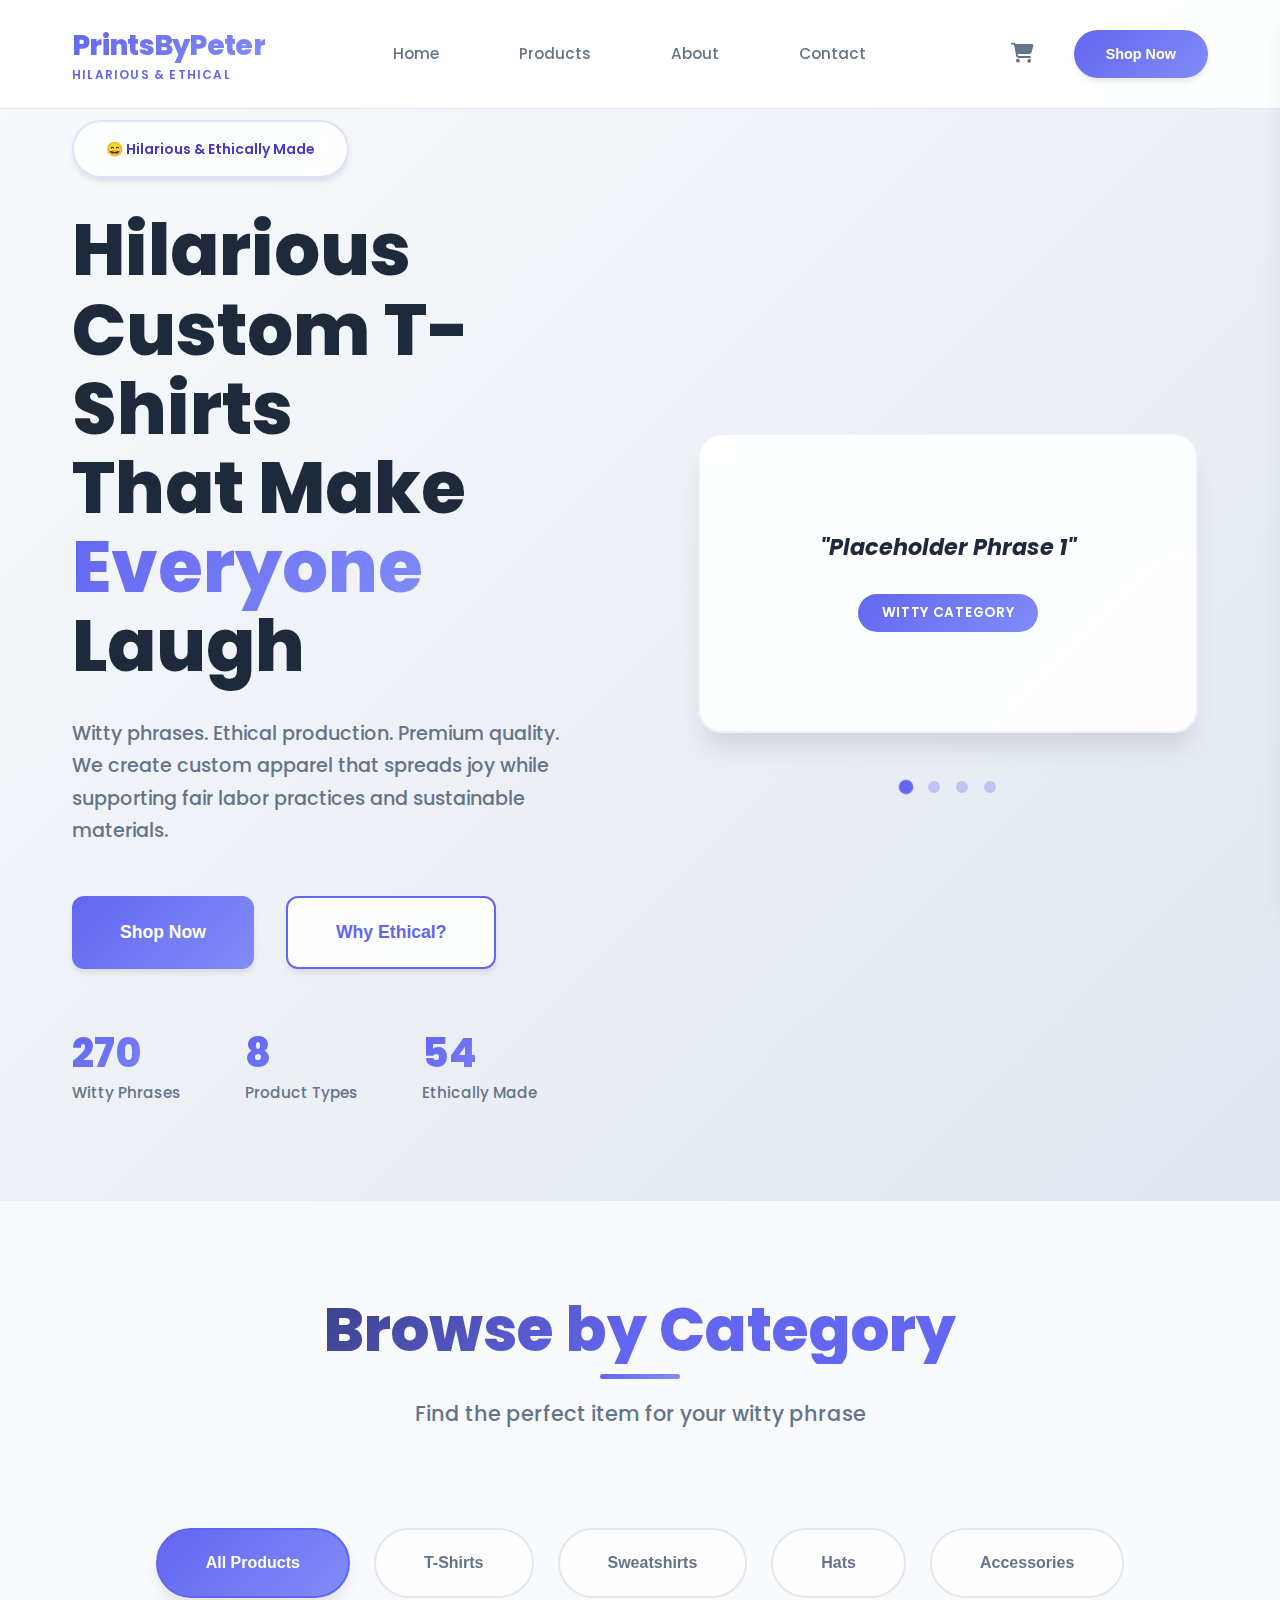
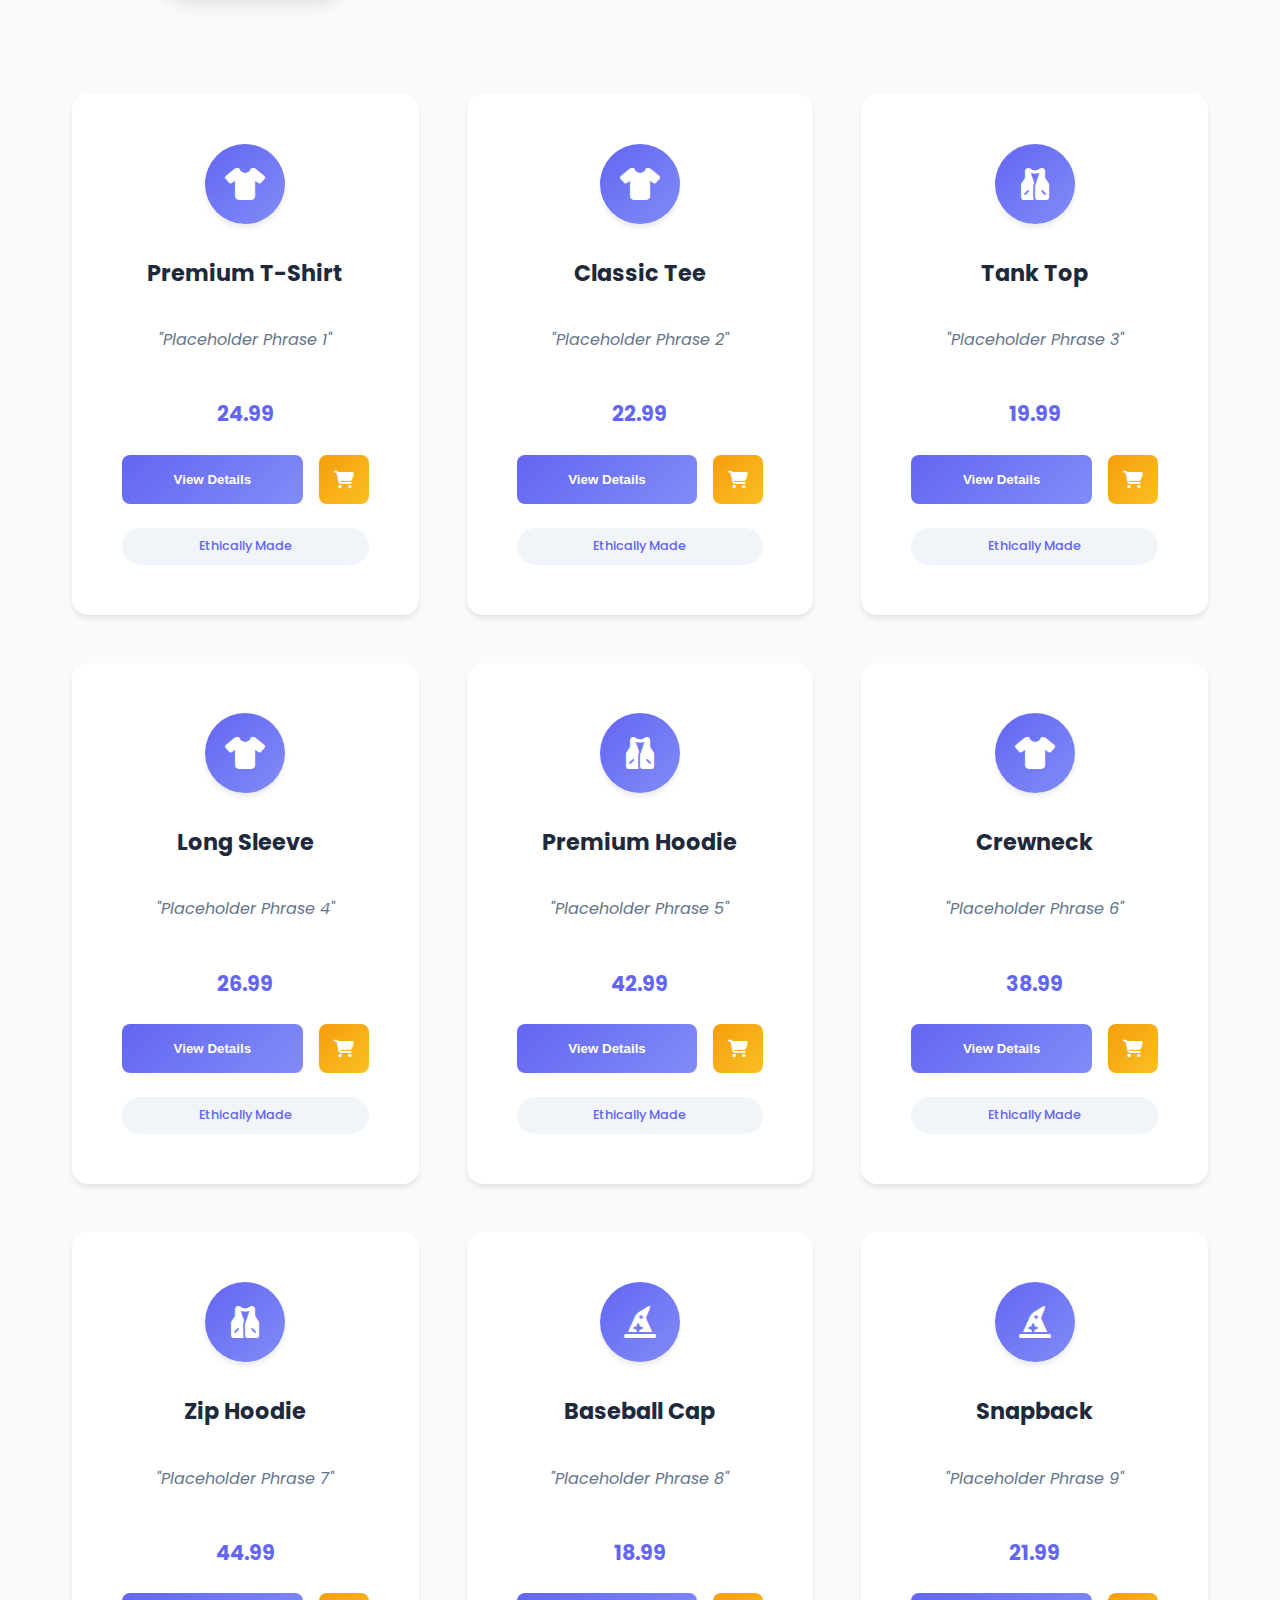
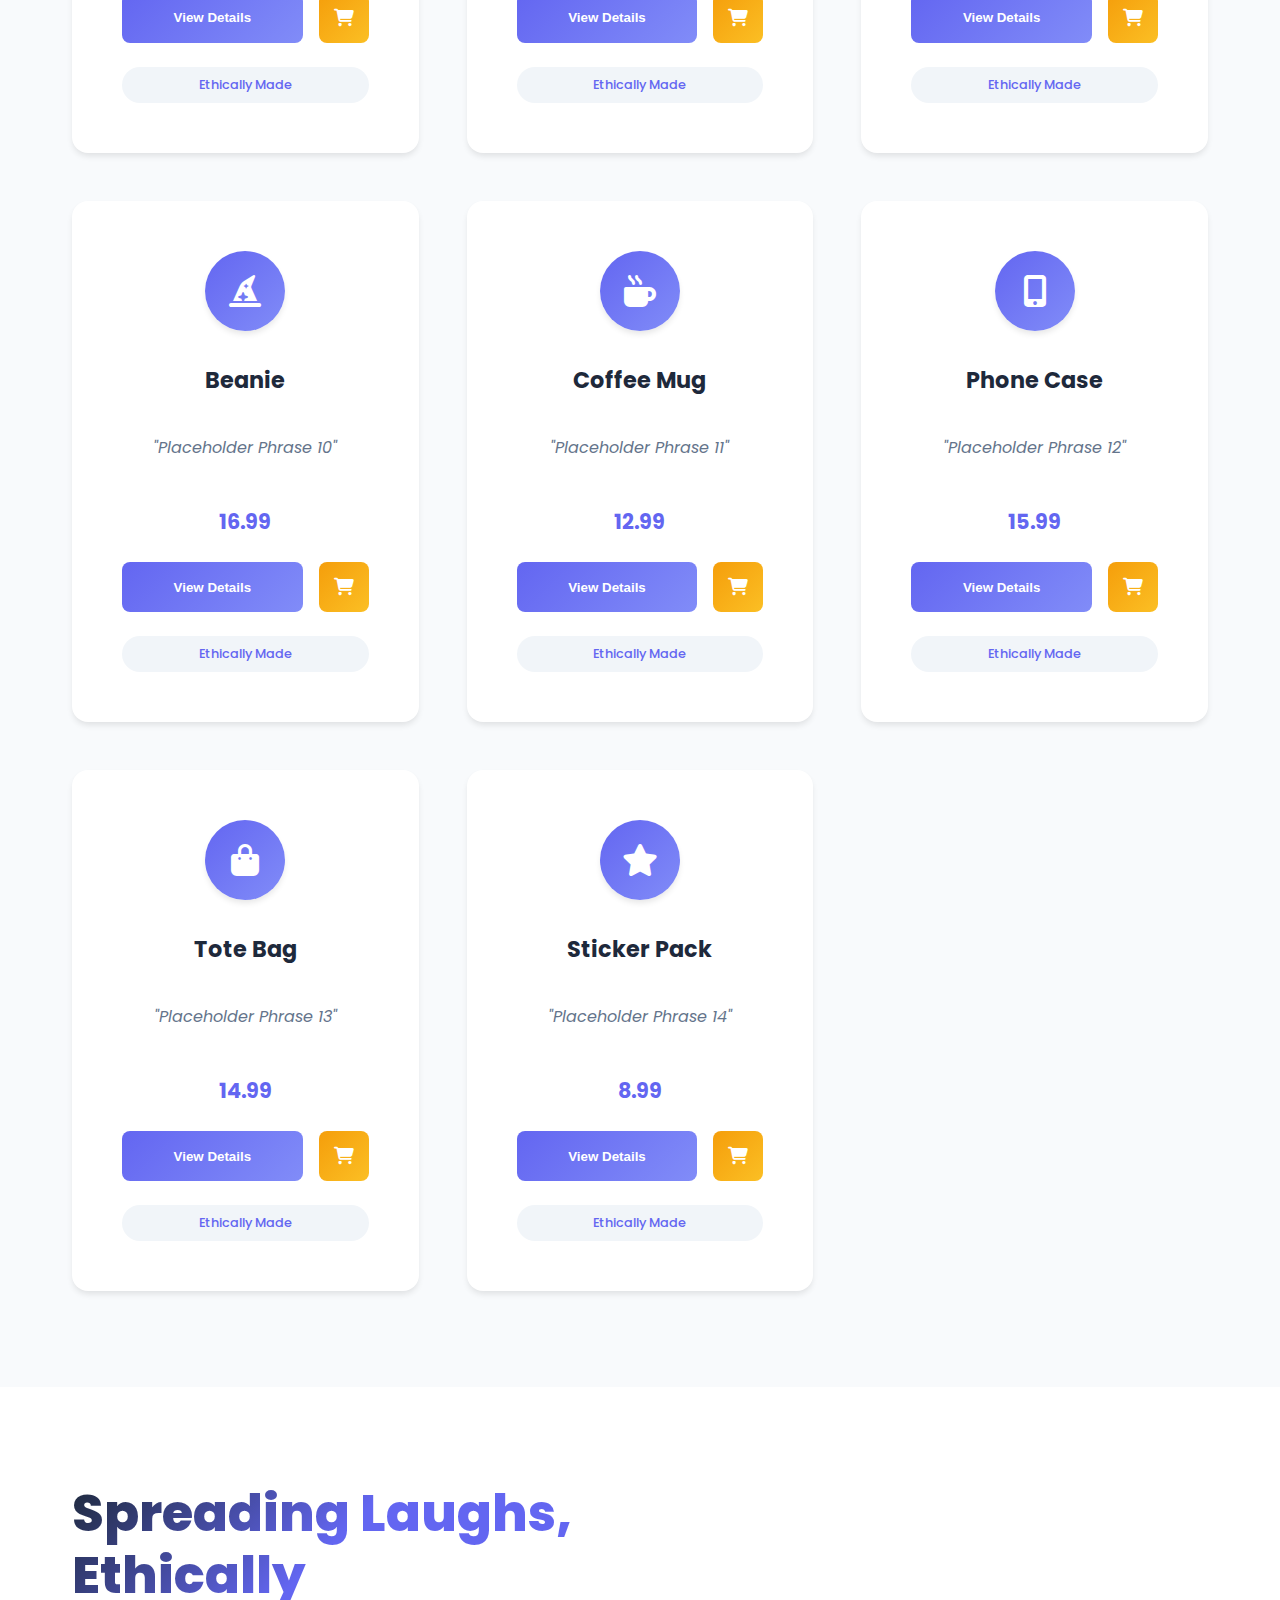
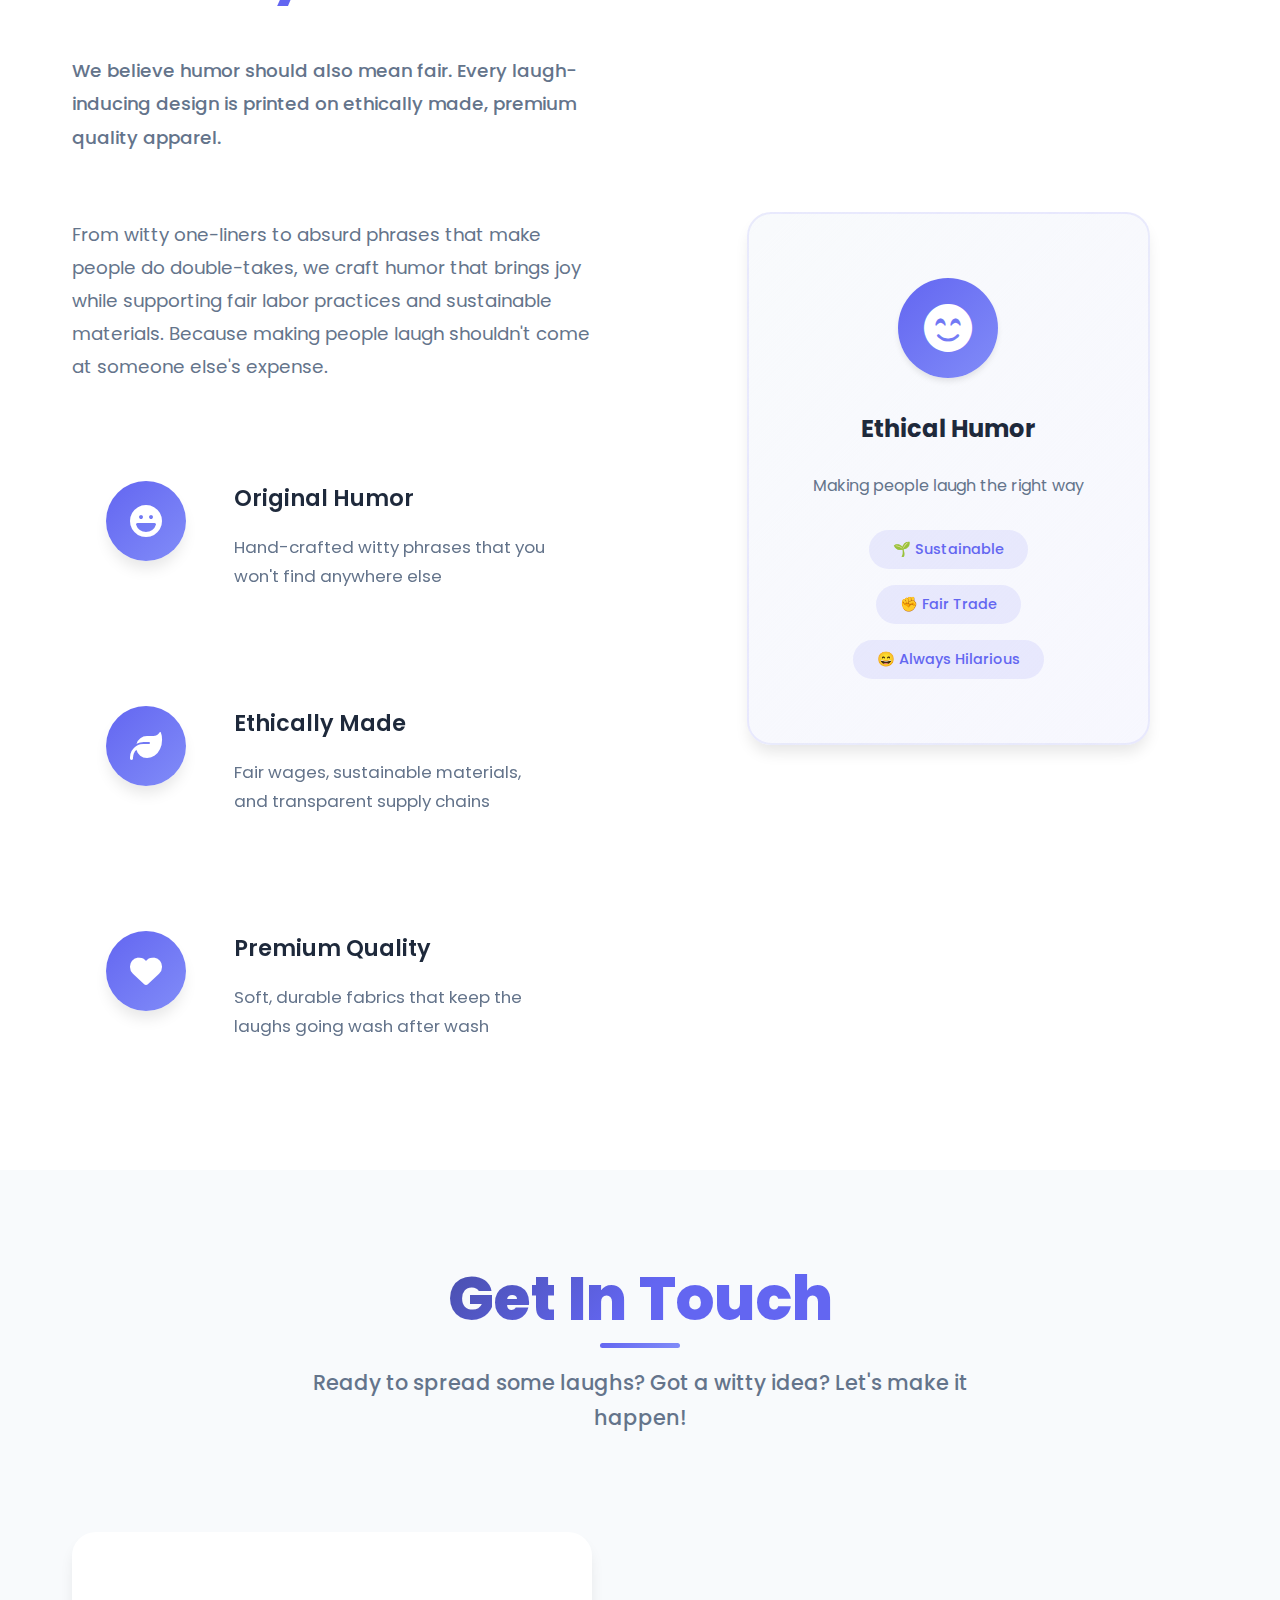
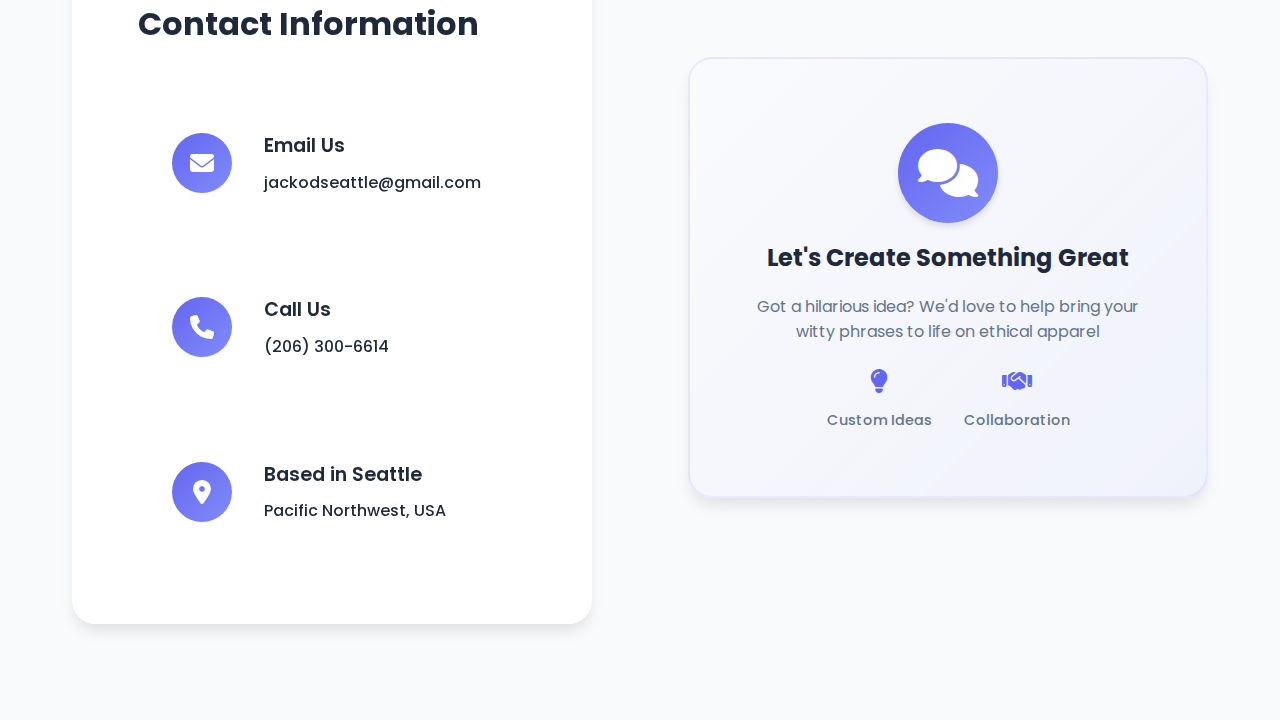
<file: templates/index.html>
<!DOCTYPE html>
<html lang="en">
<head>
    <meta charset="UTF-8">
    <meta name="viewport" content="width=device-width, initial-scale=1.0">
    <title>PrintsByPeter - Hilarious Custom T-Shirts & Ethical Apparel</title>
    <link href="https://cdnjs.cloudflare.com/ajax/libs/font-awesome/6.4.0/css/all.min.css" rel="stylesheet">
    <link href="https://fonts.googleapis.com/css2?family=Poppins:wght@300;400;500;600;700;800;900&display=swap" rel="stylesheet">
    <style>
        * {
            margin: 0;
            padding: 0;
            box-sizing: border-box;
        }

        :root {
            --primary: #6366f1;
            --primary-light: #818cf8;
            --primary-dark: #4338ca;
            --secondary: #f1f5f9;
            --accent: #f59e0b;
            --text-dark: #1e293b;
            --text-medium: #64748b;
            --text-light: #94a3b8;
            --background: #ffffff;
            --background-light: #f8fafc;
            --border-light: #e2e8f0;
            --success: #10b981;
            --font-family: 'Poppins', -apple-system, BlinkMacSystemFont, 'Segoe UI', Roboto, sans-serif;
            --space-xs: 0.5rem;
            --space-sm: 1rem;
            --space-md: 1.5rem;
            --space-lg: 2rem;
            --space-xl: 3rem;
            --space-2xl: 4rem;
            --space-3xl: 6rem;
            --shadow-sm: 0 1px 2px 0 rgba(0, 0, 0, 0.05);
            --shadow-md: 0 4px 6px -1px rgba(0, 0, 0, 0.1);
            --shadow-lg: 0 10px 15px -3px rgba(0, 0, 0, 0.1);
            --shadow-xl: 0 20px 25px -5px rgba(0, 0, 0, 0.1);
            --radius-sm: 0.375rem;
            --radius-md: 0.5rem;
            --radius-lg: 0.75rem;
            --radius-xl: 1rem;
            --radius-2xl: 1.5rem;
            --radius-full: 9999px;
            --transition: all 0.3s cubic-bezier(0.4, 0, 0.2, 1);
        }

        html {
            scroll-behavior: smooth;
        }

        body {
            font-family: var(--font-family);
            line-height: 1.6;
            color: var(--text-dark);
            background: var(--background);
        }

        .container {
            max-width: 1200px;
            margin: 0 auto;
            padding: 0 var(--space-lg);
        }

        /* Navigation */
        .navbar {
            position: fixed;
            top: 0;
            left: 0;
            right: 0;
            background: rgba(255, 255, 255, 0.95);
            backdrop-filter: blur(20px);
            border-bottom: 1px solid var(--border-light);
            z-index: 1000;
            transition: var(--transition);
        }

        .navbar.scrolled {
            box-shadow: var(--shadow-lg);
        }

        .nav-container {
            display: flex;
            align-items: center;
            justify-content: space-between;
            padding: var(--space-md) var(--space-lg);
            max-width: 1200px;
            margin: 0 auto;
        }

        .nav-brand {
            display: flex;
            flex-direction: column;
        }

        .brand-name {
            font-size: 1.75rem;
            font-weight: 800;
            background: linear-gradient(135deg, var(--primary), var(--primary-light));
            background-clip: text;
            -webkit-background-clip: text;
            -webkit-text-fill-color: transparent;
            letter-spacing: -0.025em;
        }

        .brand-tagline {
            font-size: 0.75rem;
            color: var(--primary);
            font-weight: 600;
            text-transform: uppercase;
            letter-spacing: 0.1em;
            margin-top: -0.25rem;
        }

        .nav-menu {
            display: flex;
            list-style: none;
            gap: var(--space-xl);
        }

        .nav-link {
            text-decoration: none;
            color: var(--text-medium);
            font-weight: 500;
            font-size: 0.95rem;
            transition: var(--transition);
            padding: var(--space-xs) var(--space-sm);
            border-radius: var(--radius-md);
        }

        .nav-link:hover,
        .nav-link.active {
            color: var(--primary);
            background: var(--secondary);
        }

        .nav-actions {
            display: flex;
            align-items: center;
            gap: var(--space-md);
        }

        .cart-button {
            position: relative;
            background: none;
            border: none;
            color: var(--text-medium);
            font-size: 1.25rem;
            cursor: pointer;
            padding: var(--space-sm);
            border-radius: var(--radius-md);
            transition: var(--transition);
        }

        .cart-button:hover {
            color: var(--primary);
            background: var(--secondary);
        }

        .cart-count {
            position: absolute;
            top: 0.25rem;
            right: 0.25rem;
            background: var(--accent);
            color: white;
            border-radius: 50%;
            width: 1.25rem;
            height: 1.25rem;
            display: flex;
            align-items: center;
            justify-content: center;
            font-size: 0.75rem;
            font-weight: 600;
            opacity: 0;
            transform: scale(0);
            transition: var(--transition);
        }

        .cart-count.show {
            opacity: 1;
            transform: scale(1);
        }

        .cta-button {
            background: linear-gradient(135deg, var(--primary), var(--primary-light));
            color: white;
            border: none;
            padding: var(--space-sm) var(--space-lg);
            border-radius: var(--radius-full);
            font-weight: 600;
            font-size: 0.9rem;
            cursor: pointer;
            transition: var(--transition);
            box-shadow: var(--shadow-md);
        }

        .cta-button:hover {
            transform: translateY(-2px);
            box-shadow: var(--shadow-xl);
        }

        .mobile-menu-toggle {
            display: none;
            background: none;
            border: none;
            font-size: 1.5rem;
            color: var(--text-dark);
            cursor: pointer;
            padding: var(--space-xs);
        }

        /* Hero Section */
        .hero {
            min-height: 100vh;
            background: linear-gradient(135deg, #f8fafc 0%, #e2e8f0 100%);
            padding-top: 120px;
            display: flex;
            align-items: center;
            padding-bottom: var(--space-3xl);
        }

        .hero-content {
            display: grid;
            grid-template-columns: 1fr 1fr;
            gap: var(--space-3xl);
            align-items: center;
        }

        .hero-badge {
            display: inline-flex;
            align-items: center;
            gap: var(--space-xs);
            background: rgba(255, 255, 255, 0.9);
            backdrop-filter: blur(10px);
            color: var(--primary-dark);
            padding: var(--space-sm) var(--space-lg);
            border-radius: var(--radius-full);
            font-size: 0.875rem;
            font-weight: 600;
            margin-bottom: var(--space-lg);
            border: 2px solid rgba(99, 102, 241, 0.2);
            box-shadow: var(--shadow-md);
            width: fit-content;
        }

        .hero-title {
            font-size: clamp(2.5rem, 6vw, 4.5rem);
            font-weight: 800;
            line-height: 1.1;
            color: var(--text-dark);
            margin-bottom: var(--space-lg);
        }

        .text-highlight {
            background: linear-gradient(135deg, var(--primary), var(--primary-light));
            background-clip: text;
            -webkit-background-clip: text;
            -webkit-text-fill-color: transparent;
        }

        .hero-description {
            font-size: 1.2rem;
            color: var(--text-medium);
            line-height: 1.7;
            margin-bottom: var(--space-xl);
            max-width: 520px;
            font-weight: 500;
        }

        .hero-buttons {
            display: flex;
            gap: var(--space-lg);
            margin-bottom: var(--space-2xl);
            flex-wrap: wrap;
        }

        .btn {
            display: inline-flex;
            align-items: center;
            justify-content: center;
            padding: var(--space-md) var(--space-xl);
            border-radius: var(--radius-lg);
            font-weight: 600;
            font-size: 1.1rem;
            text-decoration: none;
            border: none;
            cursor: pointer;
            transition: var(--transition);
            box-shadow: var(--shadow-md);
        }

        .btn-primary {
            background: linear-gradient(135deg, var(--primary), var(--primary-light));
            color: white;
        }

        .btn-primary:hover {
            transform: translateY(-4px);
            box-shadow: var(--shadow-xl);
        }

        .btn-secondary {
            background: rgba(255, 255, 255, 0.9);
            color: var(--primary);
            border: 2px solid var(--primary);
        }

        .btn-secondary:hover {
            background: var(--primary);
            color: white;
            transform: translateY(-4px);
        }

        .hero-stats {
            display: flex;
            gap: var(--space-2xl);
        }

        .stat {
            text-align: left;
        }

        .stat-number {
            font-size: 2.5rem;
            font-weight: 800;
            background: linear-gradient(135deg, var(--primary), var(--primary-light));
            background-clip: text;
            -webkit-background-clip: text;
            -webkit-text-fill-color: transparent;
            line-height: 1;
            display: block;
        }

        .stat-label {
            font-size: 0.95rem;
            color: var(--text-medium);
            font-weight: 500;
            margin-top: var(--space-xs);
        }

        /* Hero Visual */
        .hero-visual {
            display: flex;
            flex-direction: column;
            align-items: center;
            justify-content: center;
            gap: var(--space-xl);
        }

        .phrase-display {
            position: relative;
            width: 100%;
            max-width: 500px;
            height: 300px;
            border-radius: var(--radius-2xl);
            background: rgba(255, 255, 255, 0.95);
            backdrop-filter: blur(20px);
            box-shadow: var(--shadow-xl);
            border: 2px solid rgba(99, 102, 241, 0.1);
            overflow: hidden;
            cursor: pointer;
        }

        .phrase-card {
            position: absolute;
            top: 0;
            left: 0;
            right: 0;
            bottom: 0;
            padding: var(--space-2xl);
            display: flex;
            flex-direction: column;
            align-items: center;
            justify-content: center;
            text-align: center;
            opacity: 0;
            transform: translateX(100%);
            transition: all 0.6s ease;
        }

        .phrase-card.active {
            opacity: 1;
            transform: translateX(0);
        }

        .phrase-card h3 {
            font-size: 1.4rem;
            font-weight: 700;
            color: var(--text-dark);
            line-height: 1.3;
            margin-bottom: var(--space-lg);
            font-style: italic;
        }

        .phrase-category {
            background: linear-gradient(135deg, var(--primary), var(--primary-light));
            color: white;
            padding: var(--space-xs) var(--space-md);
            border-radius: var(--radius-full);
            font-size: 0.85rem;
            font-weight: 600;
            text-transform: uppercase;
            letter-spacing: 0.05em;
        }

        .showcase-controls {
            display: flex;
            gap: var(--space-sm);
        }

        .showcase-dot {
            width: 12px;
            height: 12px;
            border-radius: 50%;
            border: none;
            background: rgba(99, 102, 241, 0.3);
            cursor: pointer;
            transition: var(--transition);
        }

        .showcase-dot.active {
            background: var(--primary);
            transform: scale(1.2);
        }

        .showcase-dot:hover {
            background: var(--primary-light);
        }

        /* Section Styles */
        .section {
            padding: var(--space-3xl) 0;
        }

        .products {
            background: var(--background-light);
        }

        .section-header {
            text-align: center;
            margin-bottom: var(--space-3xl);
        }

        .section-title {
            font-size: clamp(2.5rem, 5vw, 3.8rem);
            font-weight: 800;
            background: linear-gradient(135deg, var(--text-dark) 0%, var(--primary) 50%);
            background-clip: text;
            -webkit-background-clip: text;
            -webkit-text-fill-color: transparent;
            margin-bottom: var(--space-lg);
            line-height: 1.1;
            position: relative;
        }

        .section-title::after {
            content: '';
            position: absolute;
            bottom: -15px;
            left: 50%;
            transform: translateX(-50%);
            width: 80px;
            height: 5px;
            background: linear-gradient(135deg, var(--primary), var(--primary-light));
            border-radius: var(--radius-full);
        }

        .section-subtitle {
            font-size: 1.3rem;
            color: var(--text-medium);
            max-width: 750px;
            margin: 0 auto;
            line-height: 1.7;
            font-weight: 500;
        }

        /* Category Tabs */
        .category-tabs {
            display: flex;
            justify-content: center;
            flex-wrap: wrap;
            gap: var(--space-md);
            margin-bottom: var(--space-3xl);
        }

        .tab-btn {
            background: rgba(255, 255, 255, 0.8);
            border: 2px solid var(--border-light);
            color: var(--text-medium);
            padding: var(--space-md) var(--space-xl);
            border-radius: var(--radius-full);
            font-weight: 600;
            font-size: 1rem;
            cursor: pointer;
            transition: var(--transition);
            backdrop-filter: blur(10px);
        }

        .tab-btn:hover {
            border-color: var(--primary);
            color: var(--primary);
            transform: translateY(-2px);
            box-shadow: var(--shadow-md);
        }

        .tab-btn.active {
            background: linear-gradient(135deg, var(--primary), var(--primary-light));
            border-color: var(--primary);
            color: white;
            box-shadow: var(--shadow-lg);
        }

        /* Product Grid */
        .product-grid {
            display: grid;
            grid-template-columns: repeat(auto-fit, minmax(300px, 1fr));
            gap: var(--space-xl);
        }

        .product-card {
            background: white;
            border-radius: var(--radius-xl);
            padding: var(--space-xl);
            box-shadow: var(--shadow-md);
            transition: var(--transition);
            border: 2px solid transparent;
            cursor: pointer;
            opacity: 1;
            transform: translateY(0);
        }

        .product-card.hidden {
            display: none;
        }

        .product-card:hover {
            transform: translateY(-8px) scale(1.02);
            box-shadow: var(--shadow-xl);
            border-color: var(--primary);
        }

        .product-icon {
            width: 80px;
            height: 80px;
            background: linear-gradient(135deg, var(--primary), var(--primary-light));
            border-radius: 50%;
            display: flex;
            align-items: center;
            justify-content: center;
            margin: 0 auto var(--space-lg);
            color: white;
            font-size: 2rem;
            transition: var(--transition);
            box-shadow: var(--shadow-md);
        }

        .product-card:hover .product-icon {
            transform: scale(1.1);
            box-shadow: var(--shadow-lg);
        }

        .product-card h3 {
            font-size: 1.4rem;
            font-weight: 700;
            color: var(--text-dark);
            margin-bottom: var(--space-md);
            text-align: center;
            transition: var(--transition);
        }

        .product-card:hover h3 {
            color: var(--primary);
        }

        .product-phrase {
            font-style: italic;
            color: var(--text-medium);
            margin-bottom: var(--space-lg);
            font-size: 1rem;
            line-height: 1.4;
            min-height: 50px;
            display: flex;
            align-items: center;
            justify-content: center;
            text-align: center;
        }

        .product-price {
            font-size: 1.3rem;
            font-weight: 700;
            color: var(--primary);
            margin-bottom: var(--space-md);
            text-align: center;
        }

        .product-actions {
            display: flex;
            gap: var(--space-sm);
            justify-content: center;
        }

        .btn-view {
            background: linear-gradient(135deg, var(--primary), var(--primary-light));
            color: white;
            border: none;
            padding: var(--space-sm) var(--space-lg);
            border-radius: var(--radius-md);
            font-weight: 600;
            cursor: pointer;
            transition: var(--transition);
            flex: 1;
        }

        .btn-view:hover {
            transform: translateY(-2px);
            box-shadow: var(--shadow-lg);
        }

        .btn-cart {
            background: linear-gradient(135deg, var(--accent), #fbbf24);
            color: white;
            border: none;
            padding: var(--space-sm);
            border-radius: var(--radius-md);
            font-size: 1.1rem;
            cursor: pointer;
            transition: var(--transition);
            width: 50px;
            display: flex;
            align-items: center;
            justify-content: center;
        }

        .btn-cart:hover {
            transform: translateY(-2px);
            box-shadow: var(--shadow-lg);
        }

        .subcategory-tag {
            background: var(--secondary);
            color: var(--primary);
            padding: var(--space-xs) var(--space-sm);
            border-radius: var(--radius-full);
            font-size: 0.8rem;
            font-weight: 500;
            text-align: center;
            display: block;
            margin-top: var(--space-md);
        }

        /* About Section */
        .about {
            background: white;
        }

        .about-content {
            display: grid;
            grid-template-columns: 1fr 1fr;
            gap: var(--space-3xl);
            align-items: center;
        }

        .about-text h2 {
            font-size: clamp(2.2rem, 5vw, 3.2rem);
            font-weight: 800;
            background: linear-gradient(135deg, var(--text-dark) 0%, var(--primary) 50%);
            background-clip: text;
            -webkit-background-clip: text;
            -webkit-text-fill-color: transparent;
            margin-bottom: var(--space-xl);
            line-height: 1.2;
        }

        .lead-text {
            font-size: 1.4rem;
            color: var(--text-medium);
            margin-bottom: var(--space-xl);
            font-weight: 500;
            line-height: 1.7;
        }

        .about-text p {
            color: var(--text-medium);
            margin-bottom: var(--space-2xl);
            line-height: 1.8;
            font-size: 1.15rem;
        }

        .features {
            display: flex;
            flex-direction: column;
            gap: var(--space-xl);
        }

        .feature {
            display: flex;
            gap: var(--space-xl);
            align-items: flex-start;
            padding: var(--space-lg);
            border-radius: var(--radius-lg);
            transition: var(--transition);
            background: rgba(255, 255, 255, 0.6);
            backdrop-filter: blur(10px);
            border: 2px solid transparent;
        }

        .feature:hover {
            background: rgba(99, 102, 241, 0.08);
            transform: translateX(15px);
            box-shadow: var(--shadow-lg);
            border-color: var(--primary);
        }

        .feature-icon {
            width: 80px;
            height: 80px;
            background: linear-gradient(135deg, var(--primary), var(--primary-light));
            border-radius: 50%;
            display: flex;
            align-items: center;
            justify-content: center;
            color: white;
            font-size: 2rem;
            flex-shrink: 0;
            transition: var(--transition);
            box-shadow: var(--shadow-lg);
        }

        .feature:hover .feature-icon {
            transform: scale(1.15);
            box-shadow: var(--shadow-xl);
        }

        .feature-text h4 {
            font-size: 1.4rem;
            font-weight: 600;
            color: var(--text-dark);
            margin-bottom: var(--space-sm);
            transition: var(--transition);
        }

        .feature:hover .feature-text h4 {
            color: var(--primary);
        }

        .feature-text p {
            color: var(--text-medium);
            font-size: 1.05rem;
            line-height: 1.7;
            margin: 0;
        }

        .about-visual {
            display: flex;
            align-items: center;
            justify-content: center;
        }

        .about-illustration {
            background: linear-gradient(135deg, var(--background-light), rgba(99, 102, 241, 0.05));
            border-radius: var(--radius-2xl);
            padding: var(--space-2xl);
            box-shadow: var(--shadow-lg);
            border: 2px solid rgba(99, 102, 241, 0.1);
            transition: var(--transition);
            text-align: center;
        }

        .about-illustration:hover {
            transform: translateY(-5px);
            box-shadow: var(--shadow-xl);
        }

        .illustration-icon {
            width: 100px;
            height: 100px;
            background: linear-gradient(135deg, var(--primary), var(--primary-light));
            border-radius: 50%;
            display: flex;
            align-items: center;
            justify-content: center;
            margin: 0 auto var(--space-lg);
            box-shadow: var(--shadow-md);
            transition: var(--transition);
        }

        .illustration-icon i {
            font-size: 3rem;
            color: white;
        }

        .about-illustration:hover .illustration-icon {
            transform: scale(1.1);
            box-shadow: var(--shadow-lg);
        }

        .illustration-content h4 {
            font-size: 1.5rem;
            font-weight: 700;
            color: var(--text-dark);
            margin-bottom: var(--space-md);
        }

        .illustration-content p {
            color: var(--text-medium);
            line-height: 1.6;
            margin-bottom: var(--space-lg);
        }

        .illustration-features {
            display: flex;
            flex-direction: column;
            gap: var(--space-sm);
            align-items: center;
        }

        .illustration-features span {
            background: rgba(99, 102, 241, 0.1);
            color: var(--primary);
            padding: var(--space-xs) var(--space-md);
            border-radius: var(--radius-full);
            font-size: 0.9rem;
            font-weight: 500;
        }

        /* Contact Section */
        .contact {
            background: var(--background-light);
        }

        .contact-content {
            display: grid;
            grid-template-columns: 1fr 1fr;
            gap: var(--space-3xl);
        }

        .contact-info {
            background: rgba(255, 255, 255, 0.95);
            backdrop-filter: blur(25px);
            border-radius: var(--radius-2xl);
            padding: var(--space-2xl);
            box-shadow: var(--shadow-lg);
            border: 2px solid rgba(255, 255, 255, 0.4);
        }

        .contact-info h3 {
            font-size: 2rem;
            font-weight: 700;
            color: var(--text-dark);
            margin-bottom: var(--space-xl);
        }

        .contact-methods {
            display: flex;
            flex-direction: column;
            gap: var(--space-lg);
        }

        .contact-method {
            display: flex;
            align-items: center;
            gap: var(--space-lg);
            padding: var(--space-lg);
            border-radius: var(--radius-lg);
            background: rgba(255, 255, 255, 0.8);
            border: 2px solid transparent;
            transition: var(--transition);
        }

        .contact-method:hover {
            background: var(--secondary);
            border-color: var(--primary);
            transform: translateY(-3px);
            box-shadow: var(--shadow-md);
        }

        .contact-icon {
            width: 60px;
            height: 60px;
            background: linear-gradient(135deg, var(--primary), var(--primary-light));
            border-radius: 50%;
            display: flex;
            align-items: center;
            justify-content: center;
            color: white;
            font-size: 1.5rem;
            flex-shrink: 0;
            transition: var(--transition);
        }

        .contact-method:hover .contact-icon {
            transform: scale(1.1);
        }

        .contact-details h4 {
            font-size: 1.2rem;
            font-weight: 600;
            color: var(--text-dark);
            margin-bottom: var(--space-xs);
        }

        .contact-details span {
            color: var(--text-dark);
            font-weight: 500;
        }

        .contact-visual {
            display: flex;
            align-items: center;
            justify-content: center;
        }

        .contact-illustration {
            background: linear-gradient(135deg, var(--background-light), rgba(99, 102, 241, 0.05));
            border-radius: var(--radius-2xl);
            padding: var(--space-2xl);
            box-shadow: var(--shadow-lg);
            border: 2px solid rgba(99, 102, 241, 0.1);
            transition: var(--transition);
            text-align: center;
        }

        .contact-illustration:hover {
            transform: translateY(-5px);
            box-shadow: var(--shadow-xl);
        }

        .contact-features {
            display: flex;
            gap: var(--space-lg);
            justify-content: center;
        }

        .contact-feature {
            display: flex;
            flex-direction: column;
            align-items: center;
            gap: var(--space-xs);
        }

        .contact-feature i {
            font-size: 1.5rem;
            color: var(--primary);
            margin-bottom: var(--space-xs);
        }

        .contact-feature span {
            font-size: 0.9rem;
            font-weight: 500;
            color: var(--text-medium);
        }

        /* Cart Sidebar */
        .cart-sidebar {
            position: fixed;
            top: 0;
            right: -400px;
            width: 400px;
            height: 100vh;
            background: white;
            box-shadow: var(--shadow-xl);
            z-index: 2000;
            transition: var(--transition);
            overflow-y: auto;
        }

        .cart-sidebar.open {
            right: 0;
        }

        .cart-overlay {
            position: fixed;
            top: 0;
            left: 0;
            width: 100%;
            height: 100%;
            background: rgba(0, 0, 0, 0.5);
            z-index: 1500;
            opacity: 0;
            visibility: hidden;
            transition: var(--transition);
        }

        .cart-overlay.open {
            opacity: 1;
            visibility: visible;
        }

        /* Responsive Design */
        @media (max-width: 1024px) {
            .hero-content,
            .about-content,
            .contact-content {
                grid-template-columns: 1fr;
                gap: var(--space-2xl);
                text-align: center;
            }

            .hero-visual {
                order: -1;
            }

            .features {
                text-align: left;
            }
        }

        @media (max-width: 768px) {
            .nav-menu {
                display: none;
            }

            .mobile-menu-toggle {
                display: block;
            }

            .hero {
                padding-top: 120px;
                min-height: auto;
                padding-bottom: var(--space-3xl);
            }

            .hero-stats {
                justify-content: center;
                gap: var(--space-xl);
                flex-direction: column;
                align-items: center;
            }

            .hero-buttons {
                justify-content: center;
                flex-direction: column;
                align-items: center;
            }

            .btn {
                width: 100%;
                max-width: 280px;
            }

            .feature {
                flex-direction: column;
                text-align: center;
                gap: var(--space-md);
            }

            .feature:hover {
                transform: translateY(-5px);
            }

            .cart-sidebar {
                width: 100%;
                right: -100%;
            }
        }

        @media (max-width: 480px) {
            .section {
                padding: var(--space-xl) 0;
            }

            .category-tabs {
                gap: var(--space-sm);
            }

            .tab-btn {
                padding: var(--space-sm) var(--space-md);
                font-size: 0.9rem;
            }

            .product-grid {
                grid-template-columns: 1fr;
                gap: var(--space-lg);
            }
        }
    </style>
</head>
<body>
    <!-- Cart Overlay -->
    <div class="cart-overlay" id="cartOverlay"></div>

    <!-- Navigation -->
    <nav class="navbar">
        <div class="nav-container">
            <div class="nav-brand">
                <span class="brand-name">PrintsByPeter</span>
                <span class="brand-tagline">Hilarious & Ethical</span>
            </div>
            <button class="mobile-menu-toggle">
                <i class="fas fa-bars"></i>
            </button>
            <ul class="nav-menu">
                <li><a href="#home" class="nav-link">Home</a></li>
                <li><a href="#products" class="nav-link">Products</a></li>
                <li><a href="#about" class="nav-link">About</a></li>
                <li><a href="#contact" class="nav-link">Contact</a></li>
            </ul>
            <div class="nav-actions">
                <button class="cart-button" id="cartButton">
                    <i class="fas fa-shopping-cart"></i>
                    <span class="cart-count" id="cartCount">0</span>
                </button>
                <button class="cta-button">Shop Now</button>
            </div>
        </div>
    </nav>

    <!-- Cart Sidebar -->
    <div class="cart-sidebar" id="cartSidebar">
        <div style="padding: 1rem; border-bottom: 1px solid #e2e8f0; display: flex; justify-content: space-between; align-items: center;">
            <h3 style="margin: 0; font-size: 1.5rem; font-weight: 700;">Shopping Cart</h3>
            <button id="closeCart" style="background: none; border: none; font-size: 1.5rem; cursor: pointer; padding: 0.5rem;">
                <i class="fas fa-times"></i>
            </button>
        </div>
        <div id="cartItems" style="padding: 1rem; flex: 1;">
            <div style="text-align: center; color: #64748b; padding: 2rem;">
                <i class="fas fa-shopping-cart" style="font-size: 3rem; margin-bottom: 1rem; color: #94a3b8;"></i>
                <p>Your cart is empty</p>
            </div>
        </div>
        <div id="cartFooter" style="padding: 1rem; border-top: 1px solid #e2e8f0; background: #f8fafc; display: none;">
            <div style="display: flex; justify-content: space-between; align-items: center; margin-bottom: 1rem; font-size: 1.25rem; font-weight: 700;">
                <span>Total: <span id="cartTotal">$0.00</span></span>
            </div>
            <button id="checkoutBtn" style="width: 100%; background: linear-gradient(135deg, #6366f1, #818cf8); color: white; border: none; padding: 1rem; border-radius: 0.75rem; font-weight: 600; font-size: 1.1rem; cursor: pointer;">
                Checkout
            </button>
        </div>
    </div>

    <!-- Hero Section -->
    <section id="home" class="hero">
        <div class="container">
            <div class="hero-content">
                <div class="hero-text">
                    <div class="hero-badge">
                        😄 Hilarious & Ethically Made
                    </div>
                    <h1 class="hero-title">
                        Hilarious Custom T-Shirts
                        <br>That Make <span class="text-highlight">Everyone</span> Laugh
                    </h1>
                    <p class="hero-description">
                        Witty phrases. Ethical production. Premium quality. We create custom apparel 
                        that spreads joy while supporting fair labor practices and sustainable materials.
                    </p>
                    <div class="hero-buttons">
                        <button class="btn btn-primary">Shop Now</button>
                        <button class="btn btn-secondary">Why Ethical?</button>
                    </div>
                    <div class="hero-stats">
                        <div class="stat">
                            <div class="stat-number" id="stat1">500+</div>
                            <div class="stat-label">Witty Phrases</div>
                        </div>
                        <div class="stat">
                            <div class="stat-number" id="stat2">15+</div>
                            <div class="stat-label">Product Types</div>
                        </div>
                        <div class="stat">
                            <div class="stat-number" id="stat3">100%</div>
                            <div class="stat-label">Ethically Made</div>
                        </div>
                    </div>
                </div>
                <div class="hero-visual">
                    <div class="phrase-display">
                        <div class="phrase-card active">
                            <h3>"Placeholder Phrase 1"</h3>
                            <span class="phrase-category">Witty Category</span>
                        </div>
                        <div class="phrase-card">
                            <h3>"Placeholder Phrase 2"</h3>
                            <span class="phrase-category">Sarcastic Type</span>
                        </div>
                        <div class="phrase-card">
                            <h3>"Placeholder Phrase 3"</h3>
                            <span class="phrase-category">Relatable Humor</span>
                        </div>
                        <div class="phrase-card">
                            <h3>"Placeholder Phrase 4"</h3>
                            <span class="phrase-category">Random & Absurd</span>
                        </div>
                    </div>
                    <div class="showcase-controls">
                        <button class="showcase-dot active"></button>
                        <button class="showcase-dot"></button>
                        <button class="showcase-dot"></button>
                        <button class="showcase-dot"></button>
                    </div>
                </div>
            </div>
        </div>
    </section>

    <!-- Products Section -->
    <section id="products" class="section products">
        <div class="container">
            <div class="section-header">
                <h2 class="section-title">Browse by Category</h2>
                <p class="section-subtitle">Find the perfect item for your witty phrase</p>
            </div>
            
            <!-- Category Tabs -->
            <div class="category-tabs">
                <button class="tab-btn active" data-category="all">All Products</button>
                <button class="tab-btn" data-category="shirts">T-Shirts</button>
                <button class="tab-btn" data-category="sweatshirts">Sweatshirts</button>
                <button class="tab-btn" data-category="hats">Hats</button>
                <button class="tab-btn" data-category="accessories">Accessories</button>
            </div>

            <!-- Product Grid -->
            <div class="product-grid" id="productGrid">
                <!-- Products will be loaded here by JavaScript -->
            </div>
        </div>
    </section>

    <!-- About Section -->
    <section id="about" class="section about">
        <div class="container">
            <div class="about-content">
                <div class="about-text">
                    <h2>Spreading Laughs, Ethically</h2>
                    <p class="lead-text">
                        We believe humor should also mean fair. Every laugh-inducing design is printed on ethically made, premium quality apparel.
                    </p>
                    <p>
                        From witty one-liners to absurd phrases that make people do double-takes, we craft humor 
                        that brings joy while supporting fair labor practices and sustainable materials. Because making people 
                        laugh shouldn't come at someone else's expense.
                    </p>
                    <div class="features">
                        <div class="feature">
                            <div class="feature-icon">
                                <i class="fas fa-laugh"></i>
                            </div>
                            <div class="feature-text">
                                <h4>Original Humor</h4>
                                <p>Hand-crafted witty phrases that you won't find anywhere else</p>
                            </div>
                        </div>
                        <div class="feature">
                            <div class="feature-icon">
                                <i class="fas fa-leaf"></i>
                            </div>
                            <div class="feature-text">
                                <h4>Ethically Made</h4>
                                <p>Fair wages, sustainable materials, and transparent supply chains</p>
                            </div>
                        </div>
                        <div class="feature">
                            <div class="feature-icon">
                                <i class="fas fa-heart"></i>
                            </div>
                            <div class="feature-text">
                                <h4>Premium Quality</h4>
                                <p>Soft, durable fabrics that keep the laughs going wash after wash</p>
                            </div>
                        </div>
                    </div>
                </div>
                <div class="about-visual">
                    <div class="about-illustration">
                        <div class="illustration-content">
                            <div class="illustration-icon">
                                <i class="fas fa-smile-beam"></i>
                            </div>
                            <h4>Ethical Humor</h4>
                            <p>Making people laugh the right way</p>
                            <div class="illustration-features">
                                <span>🌱 Sustainable</span>
                                <span>✊ Fair Trade</span>
                                <span>😄 Always Hilarious</span>
                            </div>
                        </div>
                    </div>
                </div>
            </div>
        </div>
    </section>

    <!-- Contact Section -->
    <section id="contact" class="section contact">
        <div class="container">
            <div class="section-header">
                <h2 class="section-title">Get In Touch</h2>
                <p class="section-subtitle">Ready to spread some laughs? Got a witty idea? Let's make it happen!</p>
            </div>
            <div class="contact-content">
                <div class="contact-info">
                    <h3>Contact Information</h3>
                    <div class="contact-methods">
                        <div class="contact-method">
                            <div class="contact-icon">
                                <i class="fas fa-envelope"></i>
                            </div>
                            <div class="contact-details">
                                <h4>Email Us</h4>
                                <span>jackodseattle@gmail.com</span>
                            </div>
                        </div>
                        
                        <div class="contact-method">
                            <div class="contact-icon">
                                <i class="fas fa-phone"></i>
                            </div>
                            <div class="contact-details">
                                <h4>Call Us</h4>
                                <span>(206) 300-6614</span>
                            </div>
                        </div>
                        
                        <div class="contact-method">
                            <div class="contact-icon">
                                <i class="fas fa-map-marker-alt"></i>
                            </div>
                            <div class="contact-details">
                                <h4>Based in Seattle</h4>
                                <span>Pacific Northwest, USA</span>
                            </div>
                        </div>
                    </div>
                </div>
                <div class="contact-visual">
                    <div class="contact-illustration">
                        <div style="width: 100px; height: 100px; background: linear-gradient(135deg, #6366f1, #818cf8); border-radius: 50%; display: flex; align-items: center; justify-content: center; margin: 0 auto 1rem; box-shadow: 0 4px 6px rgba(0,0,0,0.1);">
                            <i class="fas fa-comments" style="font-size: 3rem; color: white;"></i>
                        </div>
                        <h4 style="font-size: 1.5rem; font-weight: 700; margin-bottom: 1rem;">Let's Create Something Great</h4>
                        <p style="color: #64748b; line-height: 1.6; margin-bottom: 1.5rem;">Got a hilarious idea? We'd love to help bring your witty phrases to life on ethical apparel</p>
                        <div class="contact-features">
                            <div class="contact-feature">
                                <i class="fas fa-lightbulb"></i>
                                <span>Custom Ideas</span>
                            </div>
                            <div class="contact-feature">
                                <i class="fas fa-handshake"></i>
                                <span>Collaboration</span>
                            </div>
                        </div>
                    </div>
                </div>
            </div>
        </div>
    </section>

    <script>
        // Sample product data
        const products = [
            { id: 1, category: 'shirts', name: 'Premium T-Shirt', phrase: '"Placeholder Phrase 1"', price: 24.99, icon: 'fas fa-tshirt' },
            { id: 2, category: 'shirts', name: 'Classic Tee', phrase: '"Placeholder Phrase 2"', price: 22.99, icon: 'fas fa-tshirt' },
            { id: 3, category: 'shirts', name: 'Tank Top', phrase: '"Placeholder Phrase 3"', price: 19.99, icon: 'fas fa-vest' },
            { id: 4, category: 'shirts', name: 'Long Sleeve', phrase: '"Placeholder Phrase 4"', price: 26.99, icon: 'fas fa-tshirt' },
            { id: 5, category: 'sweatshirts', name: 'Premium Hoodie', phrase: '"Placeholder Phrase 5"', price: 42.99, icon: 'fas fa-vest' },
            { id: 6, category: 'sweatshirts', name: 'Crewneck', phrase: '"Placeholder Phrase 6"', price: 38.99, icon: 'fas fa-tshirt' },
            { id: 7, category: 'sweatshirts', name: 'Zip Hoodie', phrase: '"Placeholder Phrase 7"', price: 44.99, icon: 'fas fa-vest' },
            { id: 8, category: 'hats', name: 'Baseball Cap', phrase: '"Placeholder Phrase 8"', price: 18.99, icon: 'fas fa-hat-wizard' },
            { id: 9, category: 'hats', name: 'Snapback', phrase: '"Placeholder Phrase 9"', price: 21.99, icon: 'fas fa-hat-wizard' },
            { id: 10, category: 'hats', name: 'Beanie', phrase: '"Placeholder Phrase 10"', price: 16.99, icon: 'fas fa-hat-wizard' },
            { id: 11, category: 'accessories', name: 'Coffee Mug', phrase: '"Placeholder Phrase 11"', price: 12.99, icon: 'fas fa-mug-hot' },
            { id: 12, category: 'accessories', name: 'Phone Case', phrase: '"Placeholder Phrase 12"', price: 15.99, icon: 'fas fa-mobile-alt' },
            { id: 13, category: 'accessories', name: 'Tote Bag', phrase: '"Placeholder Phrase 13"', price: 14.99, icon: 'fas fa-shopping-bag' },
            { id: 14, category: 'accessories', name: 'Sticker Pack', phrase: '"Placeholder Phrase 14"', price: 8.99, icon: 'fas fa-star' }
        ];

        let cart = [];
        let currentCategory = 'all';
        let currentPhraseIndex = 0;

        // Initialize when page loads
        document.addEventListener('DOMContentLoaded', function() {
            loadProducts();
            initializeTabs();
            initializePhraseCarousel();
            initializeCart();
            initializeNavigation();
            animateStats();
        });

        // Load products into grid
        function loadProducts() {
            const productGrid = document.getElementById('productGrid');
            productGrid.innerHTML = '';

            products.forEach(product => {
                const productCard = document.createElement('div');
                productCard.className = 'product-card';
                productCard.dataset.category = product.category;
                
                productCard.innerHTML = `
                    <div class="product-icon">
                        <i class="${product.icon}"></i>
                    </div>
                    <h3>${product.name}</h3>
                    <div class="product-phrase">${product.phrase}</div>
                    <div class="product-price">${product.price.toFixed(2)}</div>
                    <div class="product-actions">
                        <button class="btn-view" onclick="viewProduct(${product.id})">View Details</button>
                        <button class="btn-cart" onclick="addToCart(${product.id})" title="Add to Cart">
                            <i class="fas fa-shopping-cart"></i>
                        </button>
                    </div>
                    <div class="subcategory-tag">Ethically Made</div>
                `;
                
                productGrid.appendChild(productCard);
            });
        }

        // Initialize category tabs
        function initializeTabs() {
            const tabBtns = document.querySelectorAll('.tab-btn');
            
            tabBtns.forEach(btn => {
                btn.addEventListener('click', function() {
                    const category = this.dataset.category;
                    
                    // Update active tab
                    tabBtns.forEach(b => b.classList.remove('active'));
                    this.classList.add('active');
                    
                    // Filter products
                    filterProducts(category);
                });
            });
        }

        // Filter products by category
        function filterProducts(category) {
            const productCards = document.querySelectorAll('.product-card');
            
            productCards.forEach(card => {
                const productCategory = card.dataset.category;
                
                if (category === 'all' || productCategory === category) {
                    card.classList.remove('hidden');
                } else {
                    card.classList.add('hidden');
                }
            });
        }

        // Initialize phrase carousel
        function initializePhraseCarousel() {
            const dots = document.querySelectorAll('.showcase-dot');
            
            dots.forEach((dot, index) => {
                dot.addEventListener('click', () => showPhrase(index));
            });
            
            // Auto-rotate phrases
            setInterval(() => {
                currentPhraseIndex = (currentPhraseIndex + 1) % 4;
                showPhrase(currentPhraseIndex);
            }, 3000);
        }

        function showPhrase(index) {
            const cards = document.querySelectorAll('.phrase-card');
            const dots = document.querySelectorAll('.showcase-dot');
            
            cards.forEach((card, i) => {
                card.classList.toggle('active', i === index);
            });
            
            dots.forEach((dot, i) => {
                dot.classList.toggle('active', i === index);
            });
            
            currentPhraseIndex = index;
        }

        // Cart functionality
        function initializeCart() {
            const cartButton = document.getElementById('cartButton');
            const cartSidebar = document.getElementById('cartSidebar');
            const cartOverlay = document.getElementById('cartOverlay');
            const closeCart = document.getElementById('closeCart');
            const checkoutBtn = document.getElementById('checkoutBtn');

            cartButton.addEventListener('click', () => toggleCart());
            closeCart.addEventListener('click', () => closeCartSidebar());
            cartOverlay.addEventListener('click', () => closeCartSidebar());
            checkoutBtn.addEventListener('click', () => checkout());
        }

        function toggleCart() {
            const cartSidebar = document.getElementById('cartSidebar');
            const cartOverlay = document.getElementById('cartOverlay');
            
            cartSidebar.classList.toggle('open');
            cartOverlay.classList.toggle('open');
        }

        function closeCartSidebar() {
            const cartSidebar = document.getElementById('cartSidebar');
            const cartOverlay = document.getElementById('cartOverlay');
            
            cartSidebar.classList.remove('open');
            cartOverlay.classList.remove('open');
        }

        function addToCart(productId) {
            const product = products.find(p => p.id === productId);
            if (!product) return;

            const existingItem = cart.find(item => item.id === productId);
            
            if (existingItem) {
                existingItem.quantity += 1;
            } else {
                cart.push({ ...product, quantity: 1 });
            }

            updateCartDisplay();
            
            // Brief animation
            const cartButton = document.getElementById('cartButton');
            cartButton.style.transform = 'scale(1.2)';
            setTimeout(() => cartButton.style.transform = 'scale(1)', 200);
        }

        function updateCartDisplay() {
            const cartCount = document.getElementById('cartCount');
            const cartItems = document.getElementById('cartItems');
            const cartFooter = document.getElementById('cartFooter');
            const cartTotal = document.getElementById('cartTotal');

            const totalItems = cart.reduce((sum, item) => sum + item.quantity, 0);
            const totalPrice = cart.reduce((sum, item) => sum + (item.price * item.quantity), 0);

            cartCount.textContent = totalItems;
            cartCount.classList.toggle('show', totalItems > 0);

            if (cart.length === 0) {
                cartItems.innerHTML = `
                    <div style="text-align: center; color: #64748b; padding: 2rem;">
                        <i class="fas fa-shopping-cart" style="font-size: 3rem; margin-bottom: 1rem; color: #94a3b8;"></i>
                        <p>Your cart is empty</p>
                    </div>
                `;
                cartFooter.style.display = 'none';
            } else {
                cartItems.innerHTML = cart.map(item => `
                    <div style="display: flex; gap: 1rem; padding: 1rem; border-radius: 0.75rem; background: #f8fafc; margin-bottom: 1rem;">
                        <div style="width: 60px; height: 60px; background: linear-gradient(135deg, #6366f1, #818cf8); border-radius: 0.5rem; display: flex; align-items: center; justify-content: center; color: white; font-size: 1.25rem; flex-shrink: 0;">
                            <i class="${item.icon}"></i>
                        </div>
                        <div style="flex: 1;">
                            <div style="font-weight: 600; margin-bottom: 0.25rem;">${item.name}</div>
                            <div style="font-size: 0.875rem; color: #64748b; font-style: italic; margin-bottom: 0.25rem;">${item.phrase}</div>
                            <div style="font-weight: 700; color: #6366f1;">${item.price.toFixed(2)}</div>
                        </div>
                        <div style="display: flex; flex-direction: column; gap: 0.5rem;">
                            <div style="display: flex; align-items: center; gap: 0.5rem;">
                                <button onclick="updateQuantity(${item.id}, -1)" style="background: #6366f1; color: white; border: none; width: 24px; height: 24px; border-radius: 50%; display: flex; align-items: center; justify-content: center; cursor: pointer; font-size: 0.75rem;">-</button>
                                <span style="font-weight: 600; min-width: 20px; text-align: center;">${item.quantity}</span>
                                <button onclick="updateQuantity(${item.id}, 1)" style="background: #6366f1; color: white; border: none; width: 24px; height: 24px; border-radius: 50%; display: flex; align-items: center; justify-content: center; cursor: pointer; font-size: 0.75rem;">+</button>
                            </div>
                            <button onclick="removeFromCart(${item.id})" style="background: none; border: none; color: #94a3b8; cursor: pointer; font-size: 0.875rem;">Remove</button>
                        </div>
                    </div>
                `).join('');
                cartFooter.style.display = 'block';
                cartTotal.textContent = `${totalPrice.toFixed(2)}`;
            }
        }

        function updateQuantity(productId, change) {
            const item = cart.find(item => item.id === productId);
            if (!item) return;

            item.quantity += change;
            
            if (item.quantity <= 0) {
                removeFromCart(productId);
            } else {
                updateCartDisplay();
            }
        }

        function removeFromCart(productId) {
            cart = cart.filter(item => item.id !== productId);
            updateCartDisplay();
        }

        function viewProduct(productId) {
            const product = products.find(p => p.id === productId);
            if (!product) return;
            
            alert(`${product.name}\n${product.phrase}\n${product.price.toFixed(2)}\n\nThis would open a detailed product view in a real store!`);
        }

        function checkout() {
            if (cart.length === 0) return;
            
            const total = cart.reduce((sum, item) => sum + (item.price * item.quantity), 0);
            alert(`Thank you for your order!\nTotal: ${total.toFixed(2)}\n\nThis is a demo - no payment processed.`);
            
            cart = [];
            updateCartDisplay();
            closeCartSidebar();
        }

        // Navigation
        function initializeNavigation() {
            const navbar = document.querySelector('.navbar');
            
            window.addEventListener('scroll', () => {
                if (window.scrollY > 100) {
                    navbar.classList.add('scrolled');
                } else {
                    navbar.classList.remove('scrolled');
                }
            });

            // Smooth scrolling for nav links
            document.querySelectorAll('.nav-link, .btn-primary, .cta-button').forEach(link => {
                link.addEventListener('click', function(e) {
                    e.preventDefault();
                    let targetId;
                    
                    if (this.classList.contains('btn-primary') || this.classList.contains('cta-button')) {
                        targetId = 'products';
                    } else if (this.classList.contains('btn-secondary')) {
                        targetId = 'about';
                    } else {
                        targetId = this.getAttribute('href').substring(1);
                    }
                    
                    const target = document.getElementById(targetId);
                    if (target) {
                        const headerOffset = 100;
                        const elementPosition = target.offsetTop;
                        const offsetPosition = elementPosition - headerOffset;

                        window.scrollTo({
                            top: offsetPosition,
                            behavior: 'smooth'
                        });
                    }
                });
            });
        }

        // Animate stats on page load
        function animateStats() {
            const stats = [
                { element: document.getElementById('stat1'), target: 500, suffix: '+' },
                { element: document.getElementById('stat2'), target: 15, suffix: '+' },
                { element: document.getElementById('stat3'), target: 100, suffix: '%' }
            ];

            stats.forEach(stat => {
                let current = 0;
                const increment = stat.target / 50;
                
                const timer = setInterval(() => {
                    current += increment;
                    if (current >= stat.target) {
                        current = stat.target;
                        clearInterval(timer);
                        stat.element.textContent = stat.target + stat.suffix;
                    } else {
                        stat.element.textContent = Math.floor(current);
                    }
                }, 30);
            });
        }
    </script>
</body>
</html>
</file>
